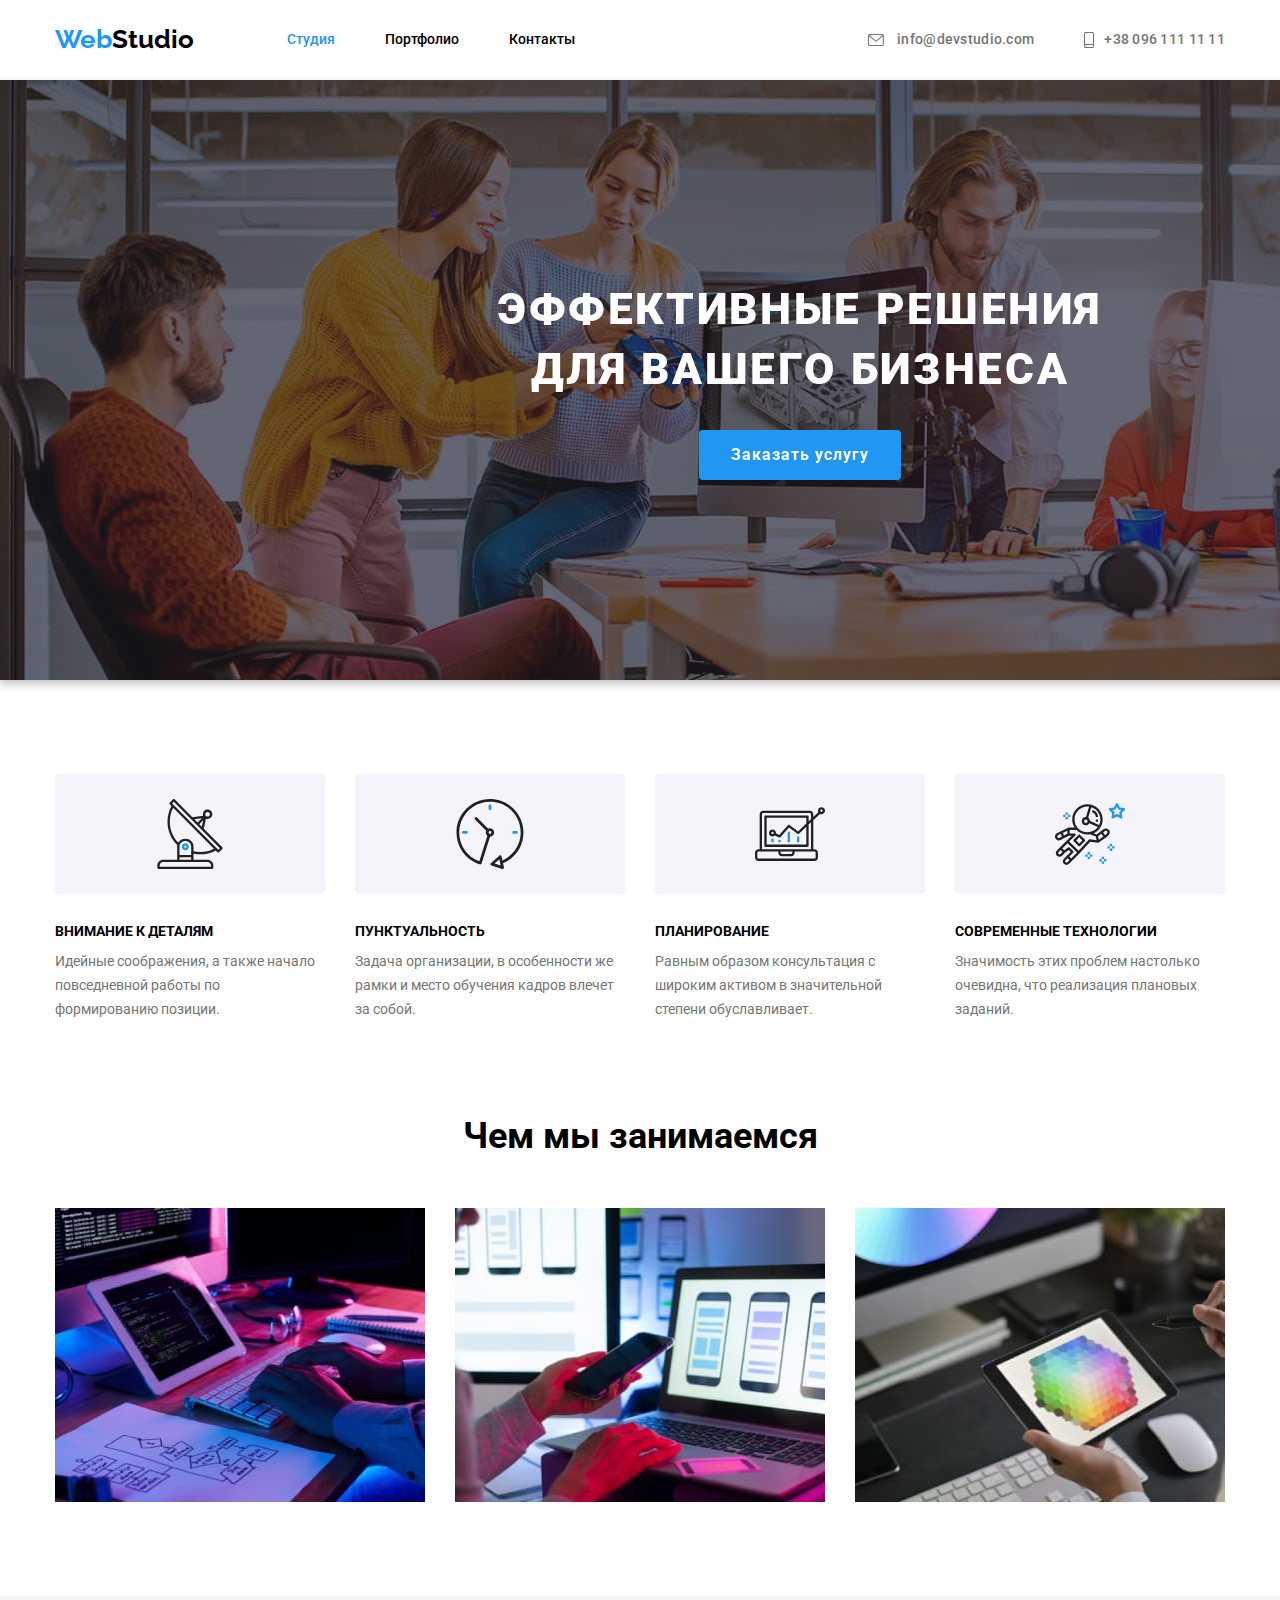
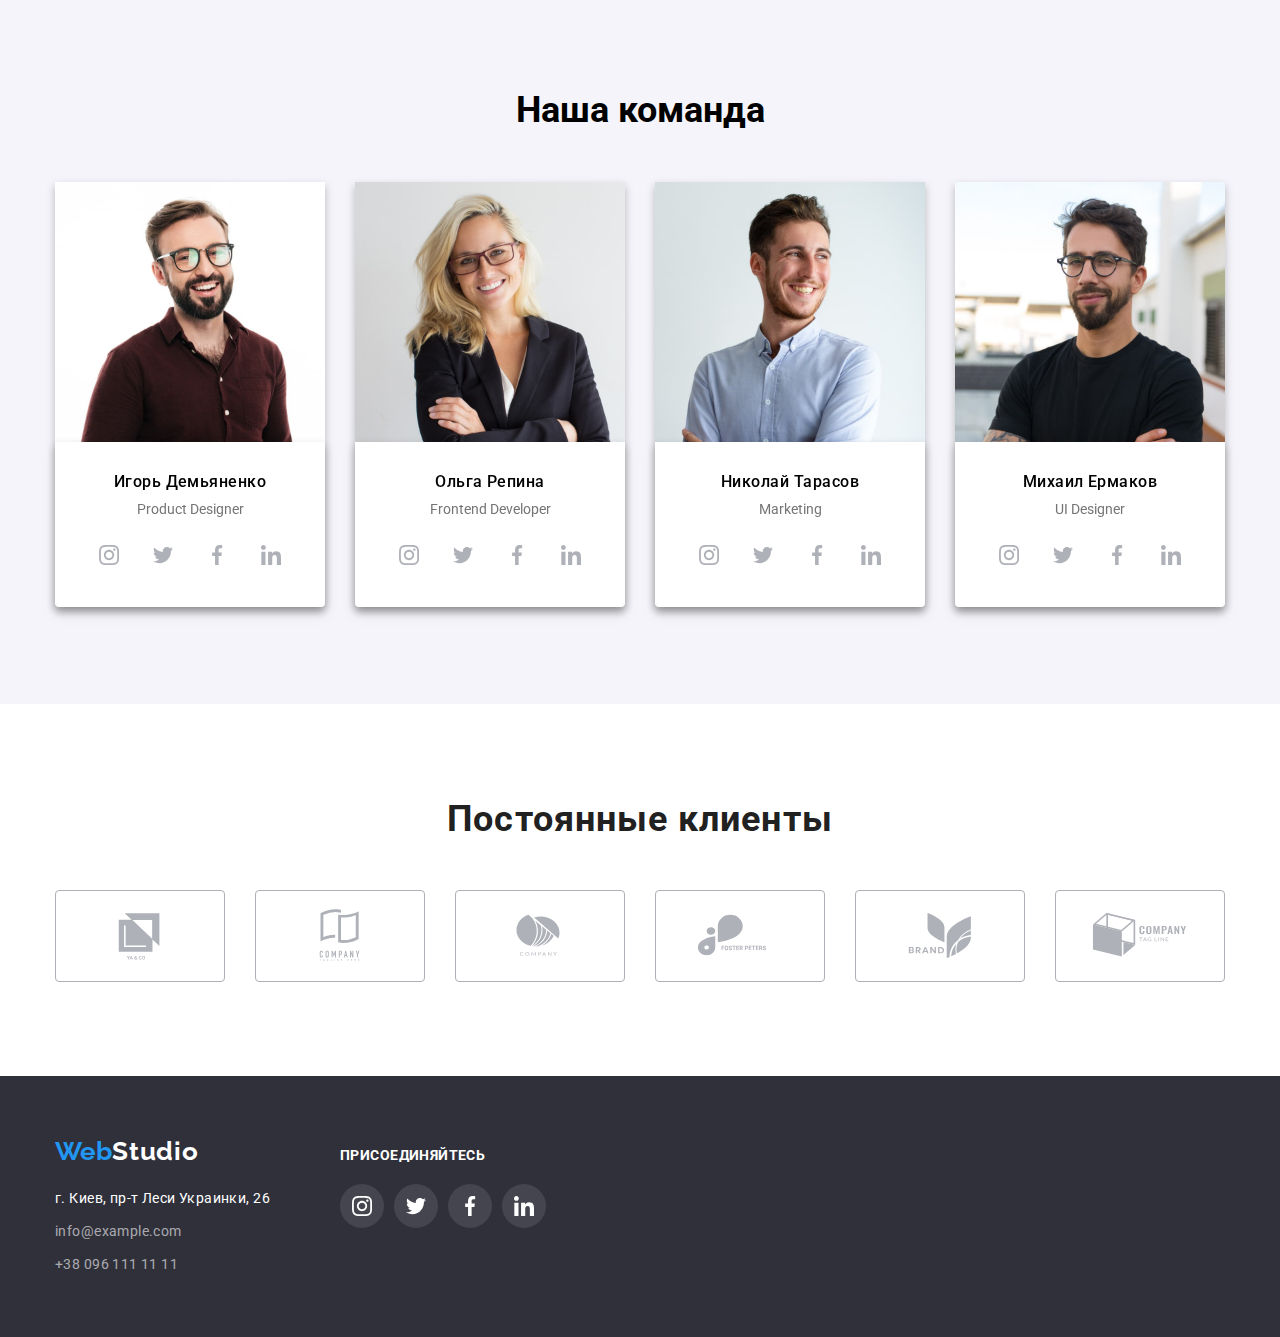
<file: index.html>
<!DOCTYPE html>
<html lang="ru">
  <head>
    <meta charset="UTF-8" />
    <meta http-equiv="X-UA-Compatible" content="IE=edge" />
    <meta name="viewport" content="width=device-width, initial-scale=1.0" />
    <title>web design</title>
    <link
      href="https://fonts.googleapis.com/css2?family=Raleway:wght@700&family=Roboto:wght@400;500;700;900&display=swap"
      rel="stylesheet"
    />
    <link rel="stylesheet" href="https://cdnjs.cloudflare.com/ajax/libs/modern-normalize/1.1.0/modern-normalize.min.css" integrity="sha512-wpPYUAdjBVSE4KJnH1VR1HeZfpl1ub8YT/NKx4PuQ5NmX2tKuGu6U/JRp5y+Y8XG2tV+wKQpNHVUX03MfMFn9Q==" crossorigin="anonymous" referrerpolicy="no-referrer" />
    <link rel="stylesheet" href="./styles.css" />
  </head>
  <body>
    <header>
      <div class="container main-nav">
      <a class="logo" href="./index.html"
        >Web<span class="logo-studio">Studio</span></a
      >
        <nav class="main-header">
        <ul class="navigation list">
          <li class="menu" ><a href="" class="link current">Студия</a></li>
          <li class="menu" ><a href="./portfolio.html" class="link">Портфолио</a></li>
          <li class="menu" ><a href="" class="link">Контакты</a></li>
        </ul>
      </nav>
      <ul class="contact-links list">
        <li class="menu">
          <a href="mailto:info@devstudio.com" class="feedback"><svg class="envelop-icon" width="16" height="12">
            <use href="./images/sprite.svg#icon-envelope"></use></svg> info@devstudio.com 
          </a>
        </li>
        <li class="menu"><a href="tel:+380961111111" class="feedback"><svg class="smartphone-icon" width="10" height="16"><use href="./images/sprite.svg#icon-smartphone"></use></svg>+38 096 111 11 11</a></li>
      </ul>
      </div>
    </header>
    
      <main>
        <section class="hero">
          <div class="container">
          <h1 class="hero-title">Эффективные решения<br />для вашего бизнеса</h1>
          <button type="button" class="button">Заказать услугу</button>
        </div>
        </section>

        <section class="section-feature">
          <div class="container">
          <h2 hidden>особенности</h2>
          <ul class="preposition list">
            <li class="tegline">
              <div class="about-img-box">
                <svg width="70" height="70" class="about-img">
                  <use href="./images/sprite.svg#icon-antenna"></use>
                </svg>
              </div>
              <h3 class="title">Внимание к деталям</h3>
              <p class="work-text">
              Идейные соображения, а также начало повседневной работы по формированию позиции.
              </p>
            </li>
            <li class="tegline">
                <div class="about-img-box">
                <svg width="70" height="70" class="about-img">
                  <use href="./images/sprite.svg#icon-clock"></use>
                </svg>
              </div>
              <h3 class="title">Пунктуальность</h3>
              <p class="work-text">
                Задача организации, в особенности же рамки и место обучения кадров влечет за собой.
              </p>
            </li>
            <li class="tegline">
                 <div class="about-img-box">
                <svg width="70" height="70" class="about-img">
                  <use href="./images/sprite.svg#icon-diagram"></use>
                </svg>
              </div>
              <h3 class="title">Планирование</h3>
              <p class="work-text">
                Равным образом консультация с широким активом в значительной степени обуславливает.
              </p>
            </li>
            <li class="tegline">
               <div class="about-img-box">
                <svg width="70" height="70" class="about-img">
                  <use href="./images/sprite.svg#icon-astronaut"></use>
                </svg>
              </div>
              <h3 class="title">Современные технологии</h3>
              <p class="work-text">Значимость этих проблем настолько очевидна, что реализация плановых заданий.</p>
            </li>
          </ul>
          </div>
        </section>

        <section class="section">
          <div class="container">
          <h2 class="section-services">Чем мы занимаемся</h2>
          <ul class="service list">
            <li class="tasks">
              <img class="service-image"
                src="./images/box1.jpg"
                alt="разработка програмного обеспечения"
                width="370"
                height="294"
              />
            </li>
            <li class="tasks">
              <img class="service-image" src="./images/box2.jpg" alt="мобильные приложения" width="370" height="294" />
            </li>
            <li class="tasks">
              <img class="service-image" src="./images/box3.jpg" alt="дизайнерские решения" width="370" height="294" />
            </li>
          </ul>
          </div>
        </section>

        <section class="section-people">
          <div class="container">
          <h2 class="section-title">Наша команда</h2>
          <ul class="team list">
            <li class="photo">
              <img class="team-photo" src="./images/team1.jpg" alt="Игорь Демьяненко" width="270" height="260" />
              <div class="shield">
              <h3 class="section-team">Игорь Демьяненко</h3>
              <p class="profession" lang="en">Product Designer</p>
              <ul class="social-network">
                <li class="social-network-item list">
                  <a class="social-net-link" href="">
                    <svg class="social-net-icon" width="20" height="20"><use href="./images/sprite.svg#icon-instagram"></use></svg>
                  </a>
                </li>
                 <li class="social-network-item list">
                  <a class="social-net-link" href="">
                    <svg class="social-net-icon" width="20" height="20"><use href="./images/sprite.svg#icon-twitter"></use></svg>
                  </a>
                </li>
                <li class="social-network-item list">
                  <a class="social-net-link" href="">
                    <svg class="social-net-icon" width="20" height="20"><use href="./images/sprite.svg#icon-facebook"></use></svg>
                  </a>
                </li>
                <li class="social-network-item list">
                  <a class="social-net-link" href="">
                    <svg class="social-net-icon" width="20" height="20"><use href="./images/sprite.svg#icon-linkedin"></use></svg>
                  </a>
                </li>
              </ul>
              </div>
            </li>
            <li class="photo">
              <img class="team-photo" src="./images/team2.jpg" alt="Ольга Репина" width="270" height="260" />
              <div class="shield">
              <h3 class="section-team">Ольга Репина</h3>
              <p class="profession" lang="en">Frontend Developer</p>
              <ul class="social-network">
                <li class="social-network-item list">
                  <a class="social-net-link" href="">
                    <svg class="social-net-icon" width="20" height="20"><use href="./images/sprite.svg#icon-instagram"></use></svg>
                  </a>
                </li>
                 <li class="social-network-item list">
                  <a class="social-net-link" href="">
                    <svg class="social-net-icon" width="20" height="20"><use href="./images/sprite.svg#icon-twitter"></use></svg>
                  </a>
                </li>
                <li class="social-network-item list">
                  <a class="social-net-link" href="">
                    <svg class="social-net-icon" width="20" height="20"><use href="./images/sprite.svg#icon-facebook"></use></svg>
                  </a>
                </li>
                <li class="social-network-item list">
                  <a class="social-net-link" href="">
                    <svg class="social-net-icon" width="20" height="20"><use href="./images/sprite.svg#icon-linkedin"></use></svg>
                  </a>
                </li>
              </ul>
              </div>
            </li>
            <li class="photo">
              <img class="team-photo" src="./images/team3.jpg" alt="Николай Тарасов" width="270" height="260" />
              <div class="shield">
              <h3 class="section-team">Николай Тарасов</h3>
              <p class="profession" lang="en">Marketing</p>
              <ul class="social-network">
                <li class="social-network-item list">
                  <a class="social-net-link" href="">
                    <svg class="social-net-icon" width="20" height="20"><use href="./images/sprite.svg#icon-instagram"></use></svg>
                  </a>
                </li>
                 <li class="social-network-item list">
                  <a class="social-net-link" href="">
                    <svg class="social-net-icon" width="20" height="20"><use href="./images/sprite.svg#icon-twitter"></use></svg>
                  </a>
                </li>
                <li class="social-network-item list">
                  <a class="social-net-link" href="">
                    <svg class="social-net-icon" width="20" height="20"><use href="./images/sprite.svg#icon-facebook"></use></svg>
                  </a>
                </li>
                <li class="social-network-item list">
                  <a class="social-net-link" href="">
                    <svg class="social-net-icon" width="20" height="20"><use href="./images/sprite.svg#icon-linkedin"></use></svg>
                  </a>
                </li>
              </ul>
              </div>
            </li>
            <li class="photo">
              <img class="team-photo" src="./images/team4.jpg" alt="Михаил Ермаков" width="270" height="260" />
              <div class="shield">
              <h3 class="section-team">Михаил Ермаков</h3>
              <p class="profession"  lang="en">UI Designer</p>
              <ul class="social-network">
                <li class="social-network-item list">
                  <a class="social-net-link" href="">
                    <svg class="social-net-icon" width="20" height="20"><use href="./images/sprite.svg#icon-instagram"></use></svg>
                  </a>
                </li>
                 <li class="social-network-item list">
                  <a class="social-net-link" href="">
                    <svg class="social-net-icon" width="20" height="20"><use href="./images/sprite.svg#icon-twitter"></use></svg>
                  </a>
                </li>
                <li class="social-network-item list">
                  <a class="social-net-link" href="">
                    <svg class="social-net-icon" width="20" height="20"><use href="./images/sprite.svg#icon-facebook"></use></svg>
                  </a>
                </li>
                <li class="social-network-item list">
                  <a class="social-net-link" href="">
                    <svg class="social-net-icon" width="20" height="20"><use href="./images/sprite.svg#icon-linkedin"></use></svg>
                  </a>
                </li>
              </ul>
              </div>
            </li>
          </ul>
          </div>
        </section>
        <section class="our-clients">
          <div class="container">
            <h2 class="clients">Постоянные клиенты</h2>
            <ul class="border-label list">
              <li class="border-icons"><a href="" class="border"><svg class="client-icons" width="106" height="60"><use href="./images/spritetwo.svg#icon-client-first"></use></svg></a></li>
              <li class="border-icons"><a href="" class="border"><svg class="client-icons" width="106" height="60"><use href="./images/spritetwo.svg#icon-client-second"></use></svg></a></li>
              <li class="border-icons"><a href="" class="border"><svg class="client-icons" width="106" height="60"><use href="./images/spritetwo.svg#icon-client-three"></use></svg></a></li>
              <li class="border-icons"><a href="" class="border"><svg class="client-icons" width="106" height="60"><use href="./images/spritetwo.svg#icon-client-four"></use></svg></a></li>
              <li class="border-icons"><a href="" class="border"><svg class="client-icons" width="106" height="60"><use href="./images/spritetwo.svg#icon-client-five"></use></svg></a></li>
              <li class="border-icons"><a href="" class="border"><svg class="client-icons" width="106" height="60"><use href="./images/spritetwo.svg#icon-client-six"></use></svg></a></li>
            </ul>

          </div>
        </section>
      </main> 
  
    <footer class="footer-section">
    <div class="container">
      <div class="footer-container">
      <a class="logo-bottom" href="./index.html"
       >Web<span class="logo-footer">Studio</span></a
      >
      <address class="address">
        <p class="footer-address">г. Киев, пр-т Леси Украинки, 26</p>
        <ul class="footer-list list">
          <li class="email"><a href="mailto:info@example.com" class="footer">info@example.com</a></li>
          <li><a href="tel:+380961111111" class="phone">+38 096 111 11 11</a></li>
        </ul>
      </address>
      </div>

      <div class="join-us">
        <p class="join">присоединяйтесь</p>
        <ul class="join-icon-list list">
          <li class="join-soc-icon">
            <a href="" class="join-soc-link">
              <svg class="join-soc-web" width="20" height="20">
                <use href="./images/sprite.svg#icon-instagram"></use></svg></a>
          </li>
          <li class="join-soc-icon">
            <a href="" class="join-soc-link">
              <svg class="join-soc-web" width="20" height="20">
                <use href="./images/sprite.svg#icon-twitter"></use></svg></a>
          </li>
          <li class="join-soc-icon">
             <a href="" class="join-soc-link">
              <svg class="join-soc-web" width="20" height="20">
                <use href="./images/sprite.svg#icon-facebook"></use></svg></a>
          </li>
          <li class="join-soc-icon">
               <a href="" class="join-soc-link">
              <svg class="join-soc-web" width="20" height="20">
                <use href="./images/sprite.svg#icon-linkedin"></use></svg></a>
          </li>
        </ul>
          </div>
       </div>
    </footer>
  </body>
  </html>
</file>
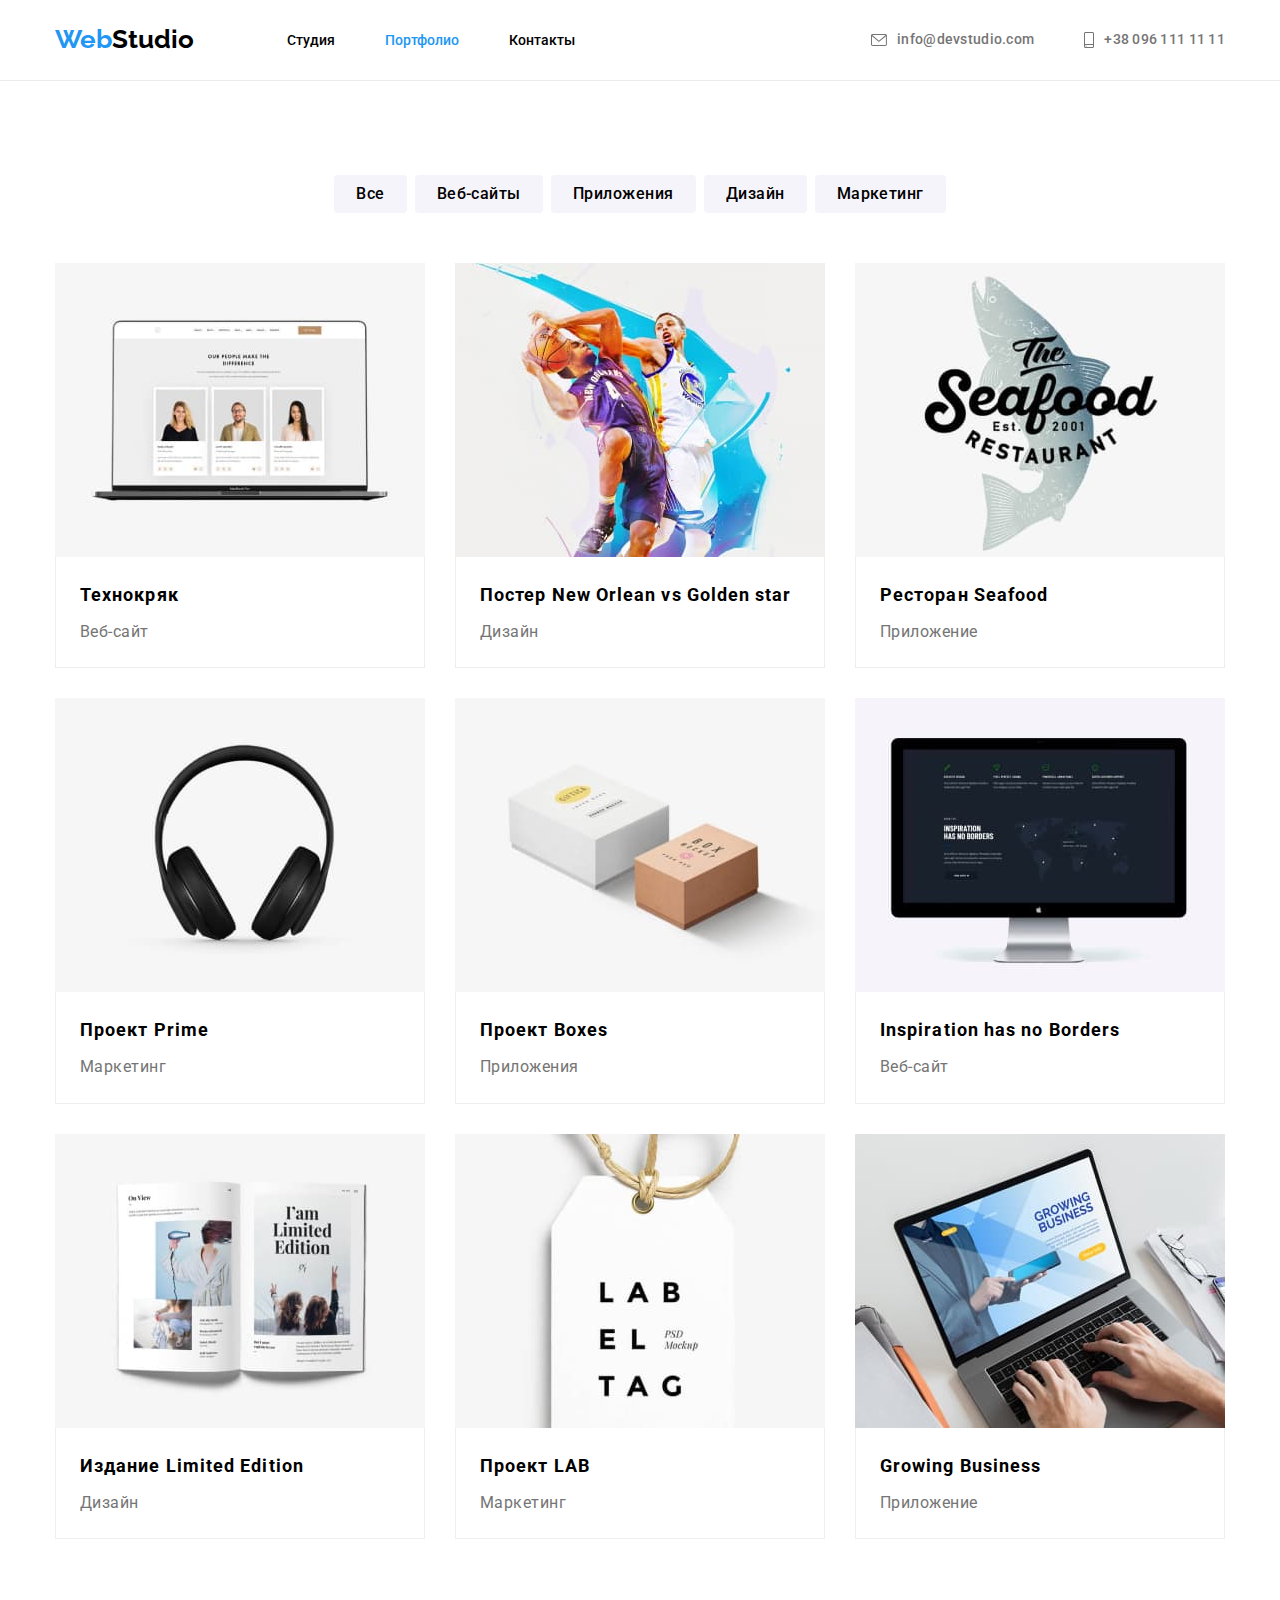
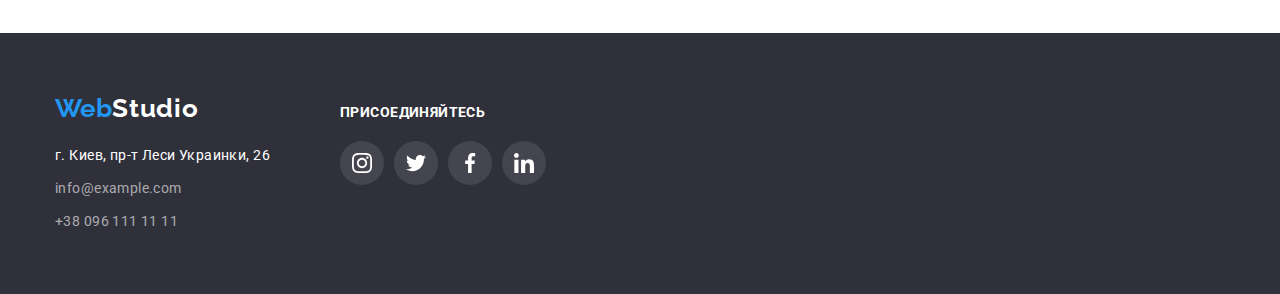
<file: portfolio.html>
<!DOCTYPE html>
<html lang="ru">
  <head>
    <meta charset="UTF-8" />
    <meta http-equiv="X-UA-Compatible" content="IE=edge" />
    <meta name="viewport" content="width=device-width, initial-scale=1.0" />
    <title>portfolio</title>
    <link
      href="https://fonts.googleapis.com/css2?family=Raleway:wght@700&family=Roboto:wght@400;500;700;900&display=swap"
      rel="stylesheet"
    />
    <link rel="stylesheet" href="https://cdnjs.cloudflare.com/ajax/libs/modern-normalize/1.1.0/modern-normalize.min.css" integrity="sha512-wpPYUAdjBVSE4KJnH1VR1HeZfpl1ub8YT/NKx4PuQ5NmX2tKuGu6U/JRp5y+Y8XG2tV+wKQpNHVUX03MfMFn9Q==" crossorigin="anonymous" referrerpolicy="no-referrer"/>
    <link rel="stylesheet" href="./styles.css" />
  </head>
  <body>
    <header class="header">
      <div class="container second-nav">
      <a class="logo" href="./index.html"
         >Web<span class="logo-studio">Studio</span></a
      >
      <nav class="main-header">
        <ul class="site-nav list">
          <li class="menu"><a href="./index.html" class="link">Студия</a></li>
          <li class="menu"><a href="./portfolio.html" class="link current">Портфолио</a></li>
          <li class="menu"><a href="" class="link">Контакты</a></li>
        </ul>
      </nav>
      <ul class="contact-links list">
        <li class="menu"><a href="mailto:info@devstudio.com" class="feedback"><svg class="envelop-icon" width="16" height="12">
            <use href="./images/sprite.svg#icon-envelope"></use></svg>info@devstudio.com</a></li>
        <li class="menu"><a href="tel:+380961111111" class="feedback"><svg class="smartphone-icon" width="10" height="16"><use href="./images/sprite.svg#icon-smartphone"></use></svg>+38 096 111 11 11</a></li>
      </ul>
    </div>
    </header>
    <main>
      <section class="prefer">
        <div class="container">
        <h1 hidden>страница портфолио</h1>
        <ul class="btn-select list">
          <li class="select"><button type="button" class="btn-current">Все</button></li>
          <li class="select"><button type="button" class="btn-background">Веб-сайты</button></li>
          <li class="select"><button type="button" class="btn-background">Приложения</button></li>
          <li class="select"><button type="button" class="btn-background">Дизайн</button></li>
          <li class="select"><button type="button" class="btn-background">Маркетинг</button></li>
        </ul>
      
          <ul class="container-item list">
          <li class="box"> 
            <a class="box-link link" href="">    
            <img class="imagebox" src="./images/technokryak.jpg" alt="разработка сайтов" width="370" height="294" />
            <div class="features">
              <h2 class="item">Технокряк</h2>
              <p class="desc">Веб-сайт</p>
            </div>
          </a>
          
          </li>
          <li class="box">
            <a class="box-link link" href="">
            <img class="imagebox" src="./images/poster.jpg" alt="дизайн внешней рекламы" width="370" height="294" />
             <div class="features">
              <h2 class="item">Постер <span lang="en">New Orlean vs Golden star</span></h2>
              <p class="desc">Дизайн</p>
            </div>
            </a>
          </li>
          <li class="box">
            <a class="box-link link" href="">
            <img class="imagebox"
              src="./images/restaurant.jpg"
              alt="разработка приложений"
              width="370"
              height="294"
            />
            <div class="features">
              <h2 class="item">Ресторан<span lang="en"> Seafood</span></h2>
              <p class="desc">Приложение</p>
            </div>
            </a>
          </li>
          <li class="box">
            <a class="box-link link" href="">
            <img class="imagebox"
              src="./images/prime.jpg"
              alt="маркетинговые услуги для бизнеса"
              width="370"
              height="294"
            />
            <div class="features">
              <h2 class="item">Проект<span lang="en"> Prime</span></h2>
              <p class="desc">Маркетинг</p>
            </div>
            </a>
          </li>
          
          <li class="box">
            <a class="box-link link" href="">
            <img class="imagebox" src="./images/boxes.jpg" alt="разработка макетов" width="370" height="294" />
            <div class="features">
              <h2 class="item">Проект<span lang="en"> Boxes</span></h2>
              <p class="desc">Приложения</p>
            </div>
            </a>
          </li>
          <li class="box">
            <a class="box-link link" href="">
            <img class="imagebox"
              src="./images/inspiration.jpg"
              alt="програмное обеспечение"
              width="370"
              height="294"
            />
            <div class="features">
              <h2 lang="en" class="item">Inspiration has no Borders</h2>
              <p class="desc">Веб-сайт</p>
            </div>
            </a>
          </li>
          <li class="box">
            <a class="box-link link" href="">
            <img class="imagebox"
              src="./images/izdanie.jpg"
              alt="дизайн полиграфической продукции"
              width="370"
              height="294"
            />
            <div class="features">
              <h2 class="item">Издание<span lang="en"> Limited Edition</span></h2>
              <p class="desc">Дизайн</p>
            </div>
            </a>
          </li>
          <li class="box">
            <a class="box-link link" href="">
            <img class="imagebox" src="./images/lab.jpg" alt="исследование рынка" width="370" height="294" />
            <div class="features">
              <h2 class="item">Проект<span lang="en"> LAB</span></h2>
              <p class="desc">Маркетинг</p>
            </div>
            </a>
          </li>
          <li class="box">
            <a class="box-link link" href="">
            <img class="imagebox"
              src="./images/groving.jpg"
              alt="инструменты для роста бизнеса"
              width="370"
              height="294"
            />
            <div class="features">
              <h2 lang="en" class="item">Growing Business</h2>
              <p class="desc">Приложение</p>
            </div>
            </a>
          </li>
        </ul>
      </div>
      
      </section>
      <footer class="footer-section">
        <div class="container">
          <div class="footer-container">
        <a class="logo-bottom" href="./index.html"
          >Web<span class="logo-footer">Studio</span></a
        >
        <address class="address">
          <p class="footer-address">г. Киев, пр-т Леси Украинки, 26</p>
          <ul class="footer-list list">
            <li class="email"><a href="mailto:info@example.com" class="footer">info@example.com</a></li>
            <li><a href="tel:+380961111111" class="footer">+38 096 111 11 11</a></li>
          </ul>
        </address>
        </div>
      
       <div class="join-us">
        <h3 class="join">присоединяйтесь</h3>
        <ul class="join-icon-list list">
          <li class="join-soc-icon">
            <a href="" class="join-soc-link">
              <svg class="join-soc-web" width="20" height="20">
                <use href="./images/sprite.svg#icon-instagram"></use></svg></a>
          </li>
          <li class="join-soc-icon">
            <a href="" class="join-soc-link">
              <svg class="join-soc-web" width="20" height="20">
                <use href="./images/sprite.svg#icon-twitter"></use></svg></a>
          </li>
          <li class="join-soc-icon">
             <a href="" class="join-soc-link">
              <svg class="join-soc-web" width="20" height="20">
                <use href="./images/sprite.svg#icon-facebook"></use></svg></a>
          </li>
          <li class="join-soc-icon">
               <a href="" class="join-soc-link">
              <svg class="join-soc-web" width="20" height="20">
                <use href="./images/sprite.svg#icon-linkedin"></use></svg></a>
          </li>
        </ul>
          </div>
          </div>
      </footer>
    </main>
  </body>
</html>
</file>
<file: styles.css>
/* основной цвет текста #212121 */

/* вторичный цвет текста #757575 */

/* белый #FFFFFF */

/* акцент #2196F3 */

/* контакты rgba(255, 255, 255, 0.6) */

/* вторичный цвет фона #F5F4FA */
/* p,h3 {
    margin: 0px;
} */
:root {
    --primary-text-color: #757575;
    --title-text-color: #000;
    --accent-color: #2196F3;
    --primary-white-color: #fff;
    --second-color: #2F303A;
}

html {
    box-sizing: border-box;
}

*,
*::before,
*::after {
    box-sizing: inherit;
}

img {
    display: block;
    max-width: 100%;
    height: auto;
}


body {
    margin: 0;
    background-color: var(--primary-white-color);
    color: var(--primary-text-color);
    font-size: 14px;
    font-family: Roboto, sans-serif;
}

.list {
    padding: 0;
    margin: 0;
    list-style: none;
}

.container {
    width: 1200px;
    padding-left: 15px;
    padding-right: 15px;
    margin: 0 auto;
  }


.logo {
    color: var(--accent-color);
    font-family: Raleway, sans-serif;
    font-weight: 700;
    font-size: 26px;
    line-height: 1.19;
    text-decoration: none;
    padding-top: 24px;
    padding-bottom: 25px;
}

.logo-web {
    color: var(--accent-color);
}

.logo-studio {
    color: var(--title-text-color)
}




/* site nav */

.envelop-icon {
    vertical-align:middle;
    margin-right: 10px;
    fill: currentColor;
}
.envelop-icon:hover {
    fill: var(--accent-color)
}

.smartphone-icon {
    vertical-align:middle;
    margin-right: 10px;
    fill: currentColor;
}

.smartphone-icon:hover {
    fill: var(--accent-color)
}

.main-nav {
    display: flex;
    align-items: center;
}

.navigation {
    display: flex;
    /* margin-left: 93px; */
}

.navigation .menu {
    /* display: block; */
    margin-right: 50px;
}

.navigation .link {
    display: block;
    padding-top: 32px;
    padding-bottom: 32px;

}

.navigation .menu:last-child {
    margin-right: 0px;
}

.contact-links .feedback {
    display: block;
    padding-top: 32px;
    padding-bottom: 32px;
}

.main-header {
    margin-left: 93px;

}


.link {
    color: var(--title-text-color);
    font-weight: 500;
    font-size: 14px;
    line-height: 1.14;
    text-decoration: none;
}

.link.current {
    color: var(--accent-color);
}

.link:hover,
.link:focus {
    color: var(--accent-color)
}

.feedback {
    color: var(--primary-text-color);
    font-weight: 500;
    font-size: 14px;
    line-height: 1.14;
    text-decoration: none;
}

.feedback:hover,
.feedback:focus {
    color: var(--accent-color)
}

.contact-links .link:hover {
    color: var(--accent-color)
}

.contact-links {
    font-weight: 500;
    font-size: 14px;
    line-height: 1.14;
    letter-spacing: 0.02em;
    display: flex;
    margin-left: auto;
}

.contact-links .menu+.menu {
    margin-left: 50px;
}


.contact-links .hover:last-child {
    margin-right: 0px;
}



/* hero */
.hero-title {
    margin-top: 0px;
    margin-bottom: 30px;
    color: var(--primary-white-color);
    font-weight: 900;
    font-size: 44px;
    line-height: 1.36;
    letter-spacing: 0.06em;
    text-transform: uppercase;

}

.hero {
    background: var(--second-color);
    padding-top: 200px;
    padding-bottom: 200px;
    margin-left: auto;
    margin-right: auto;
    height: 600px;
    width: 1600px;
    text-align: center; 
    background-image:linear-gradient(rgba(47, 48, 58, 0.4), rgba(47, 48, 58, 0.4)),
    url(./images/background.jpg);
    background-repeat: no-repeat;
    background-position: center;
    background-size: cover;
    filter:drop-shadow(0px 4px 4px rgba(0, 0, 0, 0.25));
}


.main-title {
    Width: 696px;
    Height: 120px;
    Top: 280px;
    Left: 452px;
}

.tegline {
    width: 270px;
    margin-right: 30px;
}

/* .tegline::before {
    display: block;
    margin-bottom: 30px;
    content:"";
    height: 120px;
    background-repeat: no-repeat;
    background-position: center;
    background-color: #F5F4FA;
    border-radius: 4px;

} */

.about-img-box {
    display: flex;
    margin-bottom: 30px;
    height: 120px;
    justify-content: center;
    align-items: center;
    background-color: #F5F4FA;
    border-radius: 4px;
    
}



.tegline:last-child {
    margin-right: 0px;
}

.photo {
    width: 270px;
    height: 368px;
    filter: drop-shadow(0px 4px 4px rgba(0, 0, 0, 0.25));
}

/* section */

.section {
    padding-bottom: 94px;
}

.section-services {
    margin-top: 0px;
    margin-bottom: 50px;
    padding-left: 0px;
    padding-right: 0px;
    color: var(--title-text-color);
    font-weight: 700;
    font-size: 36px;
    line-height: 1.16;
    text-align: center;
}

.team-photo {
    display: block;
    max-width: 100%;
    height: auto;
}




.service-image {
    display: block;
}

.service {
    display: flex;

}

.tasks {
    width: 370px;
    margin-right: 30px;
}

.tasks:nth-child(3n) {
    margin-right: 0px;
}
/* ===============TEAM================ */

.team {
    display: flex;
}

.photo {
    margin-right: 30px;
    border: 0;
    border-radius: 4px;
}

.photo:nth-child(4) {
    margin-right: 0px;
}



.section-title {
    margin-top: 0px;
    margin-bottom: 50px;
    color: var(--title-text-color);
    font-weight: 700;
    font-size: 36px;
    line-height: 1.16;
    text-align: center;
}

.section-feature {
    padding-top: 94px;
    padding-bottom: 94px;

}


.shield {
    /* flex-basis: calc (100% / 4 - 30px); */
    background: var(--primary-white-color);
    padding-top: 30px;
    padding-bottom: 30px;
    border-bottom-left-radius: 4px;
    border-bottom-right-radius: 4px;
    /* box-shadow: 0px 1px 3px rgba(0, 0, 0, 0.12),
    0px 1px 1px rgba(0, 0, 0, 0.14),
    0px 2px 1px rgba(0, 0, 0, 0.2);
    width: 270px; */
    filter: drop-shadow(0px 4px 4px rgba(0, 0, 0, 0.25));
    
}
.section-people {
    padding-top: 94px;
    padding-bottom: 94px;
    height: 708px;
    background: #F5F4FA;
}

.section-team {
    margin-top: 0px;
    margin-bottom: 10px;
    color: var(--title-text-color);
    font-weight: 500;
    font-size: 16px;
    line-height: 1.19;
    letter-spacing: 0.03em;
    text-align: center;
}

.profession {
    margin-top: 0px;
    margin-bottom: 16px;
    text-align: center;
}
/* =========================================== */
/* =============SOCIAL ICONS=================== */

.social-network {
     display: flex;
     margin-top: px;
     padding: 0;
     justify-content:center;
}
.social-net-link{
    margin-top:0px;
    margin-bottom: 0px;
}
.social-network-item:not(:last-child){
    margin-right: 10px;
}

/* .social-network-item:hover {
    background-color:var(--accent-color);
} */
.social-net-link {
    width: 44px;
    height: 44px;
    display:flex;
    justify-content:center;
    align-items: center;
    border-radius: 50%;   
}
.social-net-link:hover,
.social-net-link:focus {
    background-color:var(--accent-color);
}
.social-net-link:hover .social-net-icon,
.social-net-link:focus .social-net-icon {
    fill:#fff
}
   
.social-net-icon {
    width: 20px;
    height: 20px;
    fill: #AFB1B8;
}

.preposition {
    display: flex;
}


.title {
    margin-top: 0;
    margin-bottom: 10px;
    color: var(--title-text-color);
    font-weight: 700;
    font-size: 14px;
    line-height: 1.14;
    text-transform: uppercase;
}

.work-text {
    width: 270px;
    margin-right: 30px;
    margin-top: 0;
    margin-bottom: 0;
    font-weight: 400;
    font-size: 14px;
    line-height: 1.71;
}



/* button */

.button {
    color: var(--primary-white-color);
    background-color: var(--accent-color);
    font-family: inherit;
    min-width: 200px;
    font-weight: 700;
    font-size: 16px;
    line-height: 1.88;
    letter-spacing: 0.06em;
    border: 0;
    border-radius: 4px;
    padding: 10px 32px;
    cursor: pointer;
}
/* ==============OUR CLIENTS==================== */

.our-clients {
    padding-top: 94px;
    padding-bottom: 94px;
}

.clients {
    margin-top: 0px;
    margin-bottom: 50px;
    font-style: normal;
    font-weight: 700;
    font-size: 36px;
    text-align: center;
    letter-spacing: 0.03em;
    color: #212121;
}

.client-icons {
    fill: currentColor;   
}

.client-icons:hover  {
    fill:var(--accent-color)
}
.border-label {
    display: flex;
    flex-wrap:wrap;
    margin-left: -30px;
    justify-content: center;   
}
.border-icons {
    height: 92px;
    width:170px;
    margin-left: 30px;
}

.border {
    display:flex;
    justify-content: center;
    align-items: center;
    height:100%;
    width:100%;
    border: 1px solid #afb1b8 ;
    border-radius: 4px;
    color:#afb1b8;
    /*  */
  }
.border:hover {
    border-color:var(--accent-color)
}
.border:focus {
    border-color:var(--accent-color)
}
.border:hover .client-icons,
.border:focus .client-icons {
    fill:var(--accent-color)
}

 



/* footer */

.logo-bottom {
    color: var(--accent-color);
    font-family: Raleway, sans-serif;      
    font-weight: 700;
    font-size: 26px;
    line-height: 1.19;
    text-decoration: none;

}

.footer {
    margin-top: 0px;
    color: rgba(255, 255, 255, 0.6);
    font-weight: 400;
    font-size: 14px;
    line-height: 1.71;
    letter-spacing: 0.03em;
    text-decoration: none;
}

.phone {
    margin-top: 0px;
    color: rgba(255, 255, 255, 0.6);
    font-weight: 400;
    font-size: 14px;
    line-height: 1.71;
    letter-spacing: 0.03em;
    text-decoration: none;
}

.email {
    margin-bottom: 9px;
}

.footer:hover,
.footer:focus {
    color: var(--accent-color)
}

.phone:hover,
.phone:focus {
    color: var(--accent-color);
}

.address {
    font-style: normal;
    margin-top: 20px;

}

.footer-address {
    margin-top: 0px;
    margin-bottom: 9px;
    color: var(--primary-white-color);
    font-weight: 400;
    font-size: 14px;
    line-height: 1.71;
    letter-spacing: 0.03em;
}

.footer-section {
    background: var(--second-color);
    padding-top: 60px;
    padding-bottom: 60px;
}

.logo-footer {
    color: var(--primary-white-color);
    font-weight: 700;
    font-size: 26px;
    line-height: 1.19;
    letter-spacing: 0.03em;
}

/* =========FOOTER COCIAL ICONS========== */
.footer-section > .container {
    display: flex;
    align-items: baseline;
}

.join-us {
     margin-left: 70px;
     width: 206px;
     height: 80px;
    
}

.join {
    font-family: Roboto;
    color:var(--primary-white-color);
    margin-top:0px;
    margin-bottom: 20px;
    font-weight: 700;
    font-size: 14px;
    line-height: 1.14;
    letter-spacing: 0.03em;
    text-transform: uppercase;
}
.join-icon-list {
    display: flex;
    justify-content: space-between;
  }

.join-soc-link {
    display: flex;
    width: 44px;
    height: 44px;
    align-items: center;
    justify-content: center;
    background-color: rgba(255, 255, 255, 0.1);
    border-radius: 50%;
}
.join-soc-web {
    fill: var(--primary-white-color)
}
.join-soc-link:hover {
    background-color:var(--accent-color)
}
.join-soc-link:focus {
    background-color:var(--accent-color) 
}



/* --------------------СТРАНИЦА ПОРТФОЛИО-------------------- */

.header {
    border-bottom: solid 1px #ECECEC
}

.item {
    margin: 0px 0px 4px;
    color: var(--title-text-color);
    font-weight: 700;
    font-size: 18px;
    line-height: 2;
    letter-spacing: 0.06em;
}

.desc {
    margin-left: 0px;
    margin-top: 0px;
    margin-bottom: 0px;
    color: #757575;
    font-weight: 400;
    font-size: 16px;
    line-height: 1.9;
    letter-spacing: 0.03em;
}


/* -------------BUTTONS PORTFOLIO----------------- */

.btn-background {
    background: #F5F4FA;
    padding: 6px 22px;
    margin-top: 0px;
    font-family: inherit;
    font-weight: 500;
    font-size: 16px;
    line-height: 1.6;
    text-align: center;
    letter-spacing: 0.03em;
    border: 0;
    border-radius: 4px;
    cursor: pointer;
}

.btn-background:hover,
.btn-background:focus {
    background: var(--accent-color);
    color: var(--primary-white-color);
    box-shadow: 0px 3px 1px rgba(0, 0, 0, 0.1),
    0px 1px 2px rgba(0, 0, 0, 0.08),
    0px 2px 2px rgba(0, 0, 0, 0.12);
}
.btn-current:hover,
.btn-current:focus {
    background: var(--accent-color);
    color: var(--primary-white-color);
    box-shadow: 0px 3px 1px rgba(0, 0, 0, 0.1),
    0px 1px 2px rgba(0, 0, 0, 0.08),
    0px 2px 2px rgba(0, 0, 0, 0.12);
    }

.btn-current {
    padding: 6px 22px;
    margin-top: 0px;
    background:#F5F4FA;
    /* color: var(--primary-white-color); */
    font-family: inherit;
    font-weight: 500;
    font-size: 16px;
    line-height: 1.6;
    text-align: center;
    letter-spacing: 0.03em;
    border: 0;
    border-radius: 4px;
    cursor: pointer;
}

.btn-select {
    display: flex;
    justify-content: center;
    margin-bottom: 50px;
}

.select {
    margin-right: 8px;
}

.btn-select .select:last-child {
    margin-right: 0px;
}


/* -------------SECOND NAV---------------- */

.second-nav {
    display: flex;
    align-items: center;
}

.site-nav {
    display: flex;
}

.site-nav .link {
    padding-top: 32px;
    padding-bottom: 32px;
}


.site-nav .menu {
    display: block;
    margin-right: 50px;
}

.site-nav .menu:last-child {
    margin-right: 0px;
}

/* ------------------BOX------------------- */

.prefer {
    padding-top: 94px;
    padding-bottom: 94px;
}

.container-item {
    display: flex;
    flex-wrap: wrap;
}

.features {
    padding-top: 20px;
    padding-bottom: 20px;
    padding-left: 24px;
    padding-right: 24px;
    border: 1px solid #EEEEEE;
    border-top: none;
}

.features:nth-last-child(-n+3) {
    margin-bottom: 0px;

}

.box:nth-last-child(-n+3) {
    margin-bottom: 0px;
}

.box {
    width: 370px;
    margin-bottom: 30px;
    margin-right: 30px;
    vertical-align: middle;
}
.box-link {
    display: flex;
    flex-direction: column;
}

.box-link:hover,
.box-link:focus {
    box-shadow: 0px 1px 1px rgba(0, 0, 0, 0.12),
    0px 4px 4px rgba(0, 0, 0, 0.06),
    1px 4px 6px rgba(0, 0, 0, 0.16);
}



.box:nth-child(3n) {
    margin-right: 0px;
}


.imagebox {
    display: block;

}
</file>
